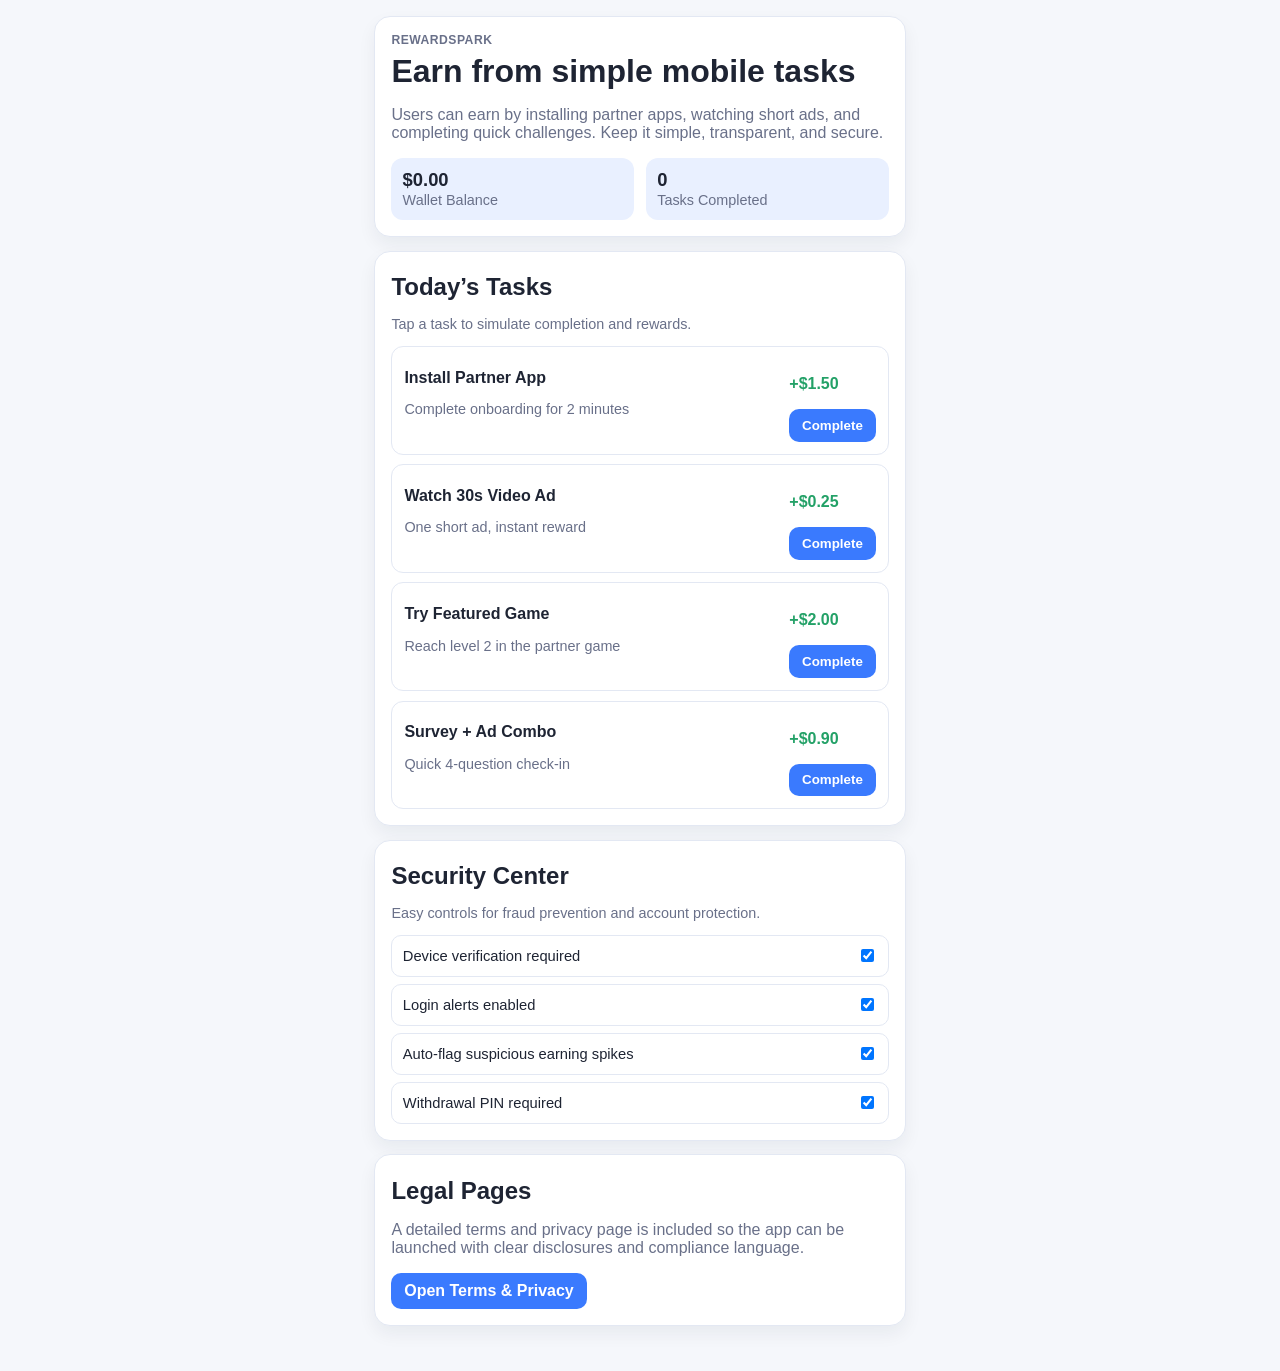
<file: index.html>
<!doctype html>
<html lang="en">
  <head>
    <meta charset="UTF-8" />
    <meta name="viewport" content="width=device-width, initial-scale=1.0" />
    <title>RewardSpark</title>
    <link rel="stylesheet" href="styles.css" />
  </head>
  <body>
    <main class="app-shell">
      <header class="hero card">
        <p class="eyebrow">RewardSpark</p>
        <h1>Earn from simple mobile tasks</h1>
        <p>
          Users can earn by installing partner apps, watching short ads, and
          completing quick challenges. Keep it simple, transparent, and secure.
        </p>
        <div class="stats">
          <article>
            <strong id="balance">$0.00</strong>
            <span>Wallet Balance</span>
          </article>
          <article>
            <strong id="completed">0</strong>
            <span>Tasks Completed</span>
          </article>
        </div>
      </header>

      <section class="card">
        <div class="section-head">
          <h2>Today’s Tasks</h2>
          <p>Tap a task to simulate completion and rewards.</p>
        </div>
        <div id="taskList" class="task-list"></div>
      </section>

      <section class="card">
        <div class="section-head">
          <h2>Security Center</h2>
          <p>Easy controls for fraud prevention and account protection.</p>
        </div>
        <div class="security-grid">
          <label class="switch-row">
            <span>Device verification required</span>
            <input type="checkbox" checked />
          </label>
          <label class="switch-row">
            <span>Login alerts enabled</span>
            <input type="checkbox" checked />
          </label>
          <label class="switch-row">
            <span>Auto-flag suspicious earning spikes</span>
            <input type="checkbox" checked />
          </label>
          <label class="switch-row">
            <span>Withdrawal PIN required</span>
            <input type="checkbox" checked />
          </label>
        </div>
      </section>

      <section class="card legal-card">
        <h2>Legal Pages</h2>
        <p>
          A detailed terms and privacy page is included so the app can be
          launched with clear disclosures and compliance language.
        </p>
        <a class="button" href="terms-privacy.html">Open Terms &amp; Privacy</a>
      </section>
    </main>

    <script src="app.js"></script>
  </body>
</html>
</file>
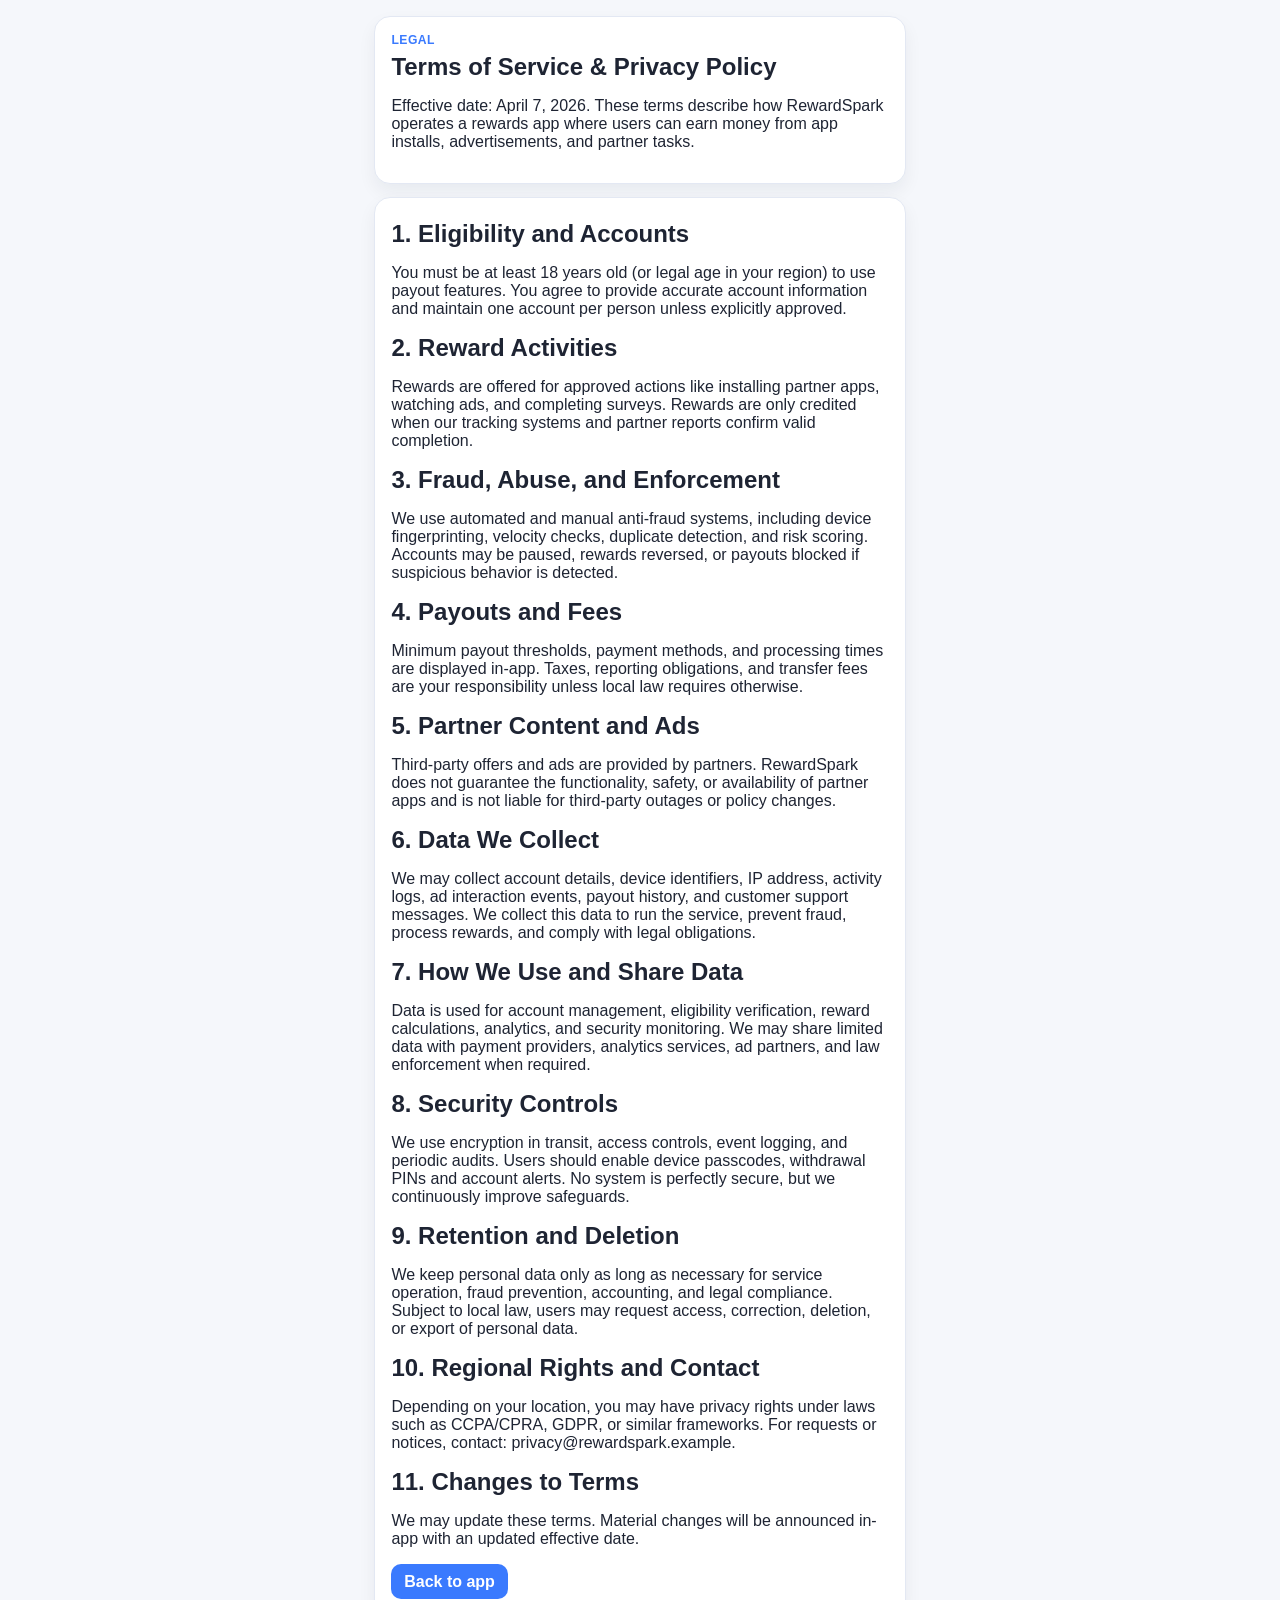
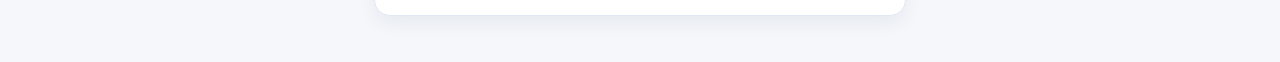
<file: terms-privacy.html>
<!doctype html>
<html lang="en">
  <head>
    <meta charset="UTF-8" />
    <meta name="viewport" content="width=device-width, initial-scale=1.0" />
    <title>RewardSpark Terms & Privacy</title>
    <link rel="stylesheet" href="styles.css" />
  </head>
  <body>
    <main class="app-shell">
      <section class="card">
        <p class="eyebrow">Legal</p>
        <h1>Terms of Service & Privacy Policy</h1>
        <p>
          Effective date: April 7, 2026. These terms describe how RewardSpark
          operates a rewards app where users can earn money from app installs,
          advertisements, and partner tasks.
        </p>
      </section>

      <section class="card">
        <h2>1. Eligibility and Accounts</h2>
        <p>
          You must be at least 18 years old (or legal age in your region) to use
          payout features. You agree to provide accurate account information and
          maintain one account per person unless explicitly approved.
        </p>

        <h2>2. Reward Activities</h2>
        <p>
          Rewards are offered for approved actions like installing partner apps,
          watching ads, and completing surveys. Rewards are only credited when
          our tracking systems and partner reports confirm valid completion.
        </p>

        <h2>3. Fraud, Abuse, and Enforcement</h2>
        <p>
          We use automated and manual anti-fraud systems, including device
          fingerprinting, velocity checks, duplicate detection, and risk
          scoring. Accounts may be paused, rewards reversed, or payouts blocked
          if suspicious behavior is detected.
        </p>

        <h2>4. Payouts and Fees</h2>
        <p>
          Minimum payout thresholds, payment methods, and processing times are
          displayed in-app. Taxes, reporting obligations, and transfer fees are
          your responsibility unless local law requires otherwise.
        </p>

        <h2>5. Partner Content and Ads</h2>
        <p>
          Third-party offers and ads are provided by partners. RewardSpark does
          not guarantee the functionality, safety, or availability of partner
          apps and is not liable for third-party outages or policy changes.
        </p>

        <h2>6. Data We Collect</h2>
        <p>
          We may collect account details, device identifiers, IP address,
          activity logs, ad interaction events, payout history, and customer
          support messages. We collect this data to run the service, prevent
          fraud, process rewards, and comply with legal obligations.
        </p>

        <h2>7. How We Use and Share Data</h2>
        <p>
          Data is used for account management, eligibility verification, reward
          calculations, analytics, and security monitoring. We may share limited
          data with payment providers, analytics services, ad partners, and law
          enforcement when required.
        </p>

        <h2>8. Security Controls</h2>
        <p>
          We use encryption in transit, access controls, event logging, and
          periodic audits. Users should enable device passcodes, withdrawal PINs
          and account alerts. No system is perfectly secure, but we continuously
          improve safeguards.
        </p>

        <h2>9. Retention and Deletion</h2>
        <p>
          We keep personal data only as long as necessary for service operation,
          fraud prevention, accounting, and legal compliance. Subject to local
          law, users may request access, correction, deletion, or export of
          personal data.
        </p>

        <h2>10. Regional Rights and Contact</h2>
        <p>
          Depending on your location, you may have privacy rights under laws
          such as CCPA/CPRA, GDPR, or similar frameworks. For requests or
          notices, contact: privacy@rewardspark.example.
        </p>

        <h2>11. Changes to Terms</h2>
        <p>
          We may update these terms. Material changes will be announced in-app
          with an updated effective date.
        </p>

        <a class="button" href="index.html">Back to app</a>
      </section>
    </main>
  </body>
</html>
</file>
<file: styles.css>
:root {
  color-scheme: light;
  --bg: #f5f7fb;
  --card: #ffffff;
  --text: #1e2433;
  --muted: #697089;
  --accent: #3a7afe;
  --accent-soft: #e9f0ff;
  --ok: #23a167;
  --border: #e3e8f3;
}

* {
  box-sizing: border-box;
}

body {
  margin: 0;
  font-family: Inter, -apple-system, BlinkMacSystemFont, "Segoe UI", sans-serif;
  background: var(--bg);
  color: var(--text);
}

.app-shell {
  width: min(560px, 100%);
  margin: 0 auto;
  padding: 1rem 0.9rem 2rem;
}

.card {
  background: var(--card);
  border: 1px solid var(--border);
  border-radius: 16px;
  padding: 1rem;
  margin-bottom: 0.85rem;
  box-shadow: 0 8px 18px rgba(15, 29, 59, 0.06);
}

.eyebrow {
  margin: 0;
  color: var(--accent);
  font-weight: 600;
  letter-spacing: 0.04em;
  text-transform: uppercase;
  font-size: 0.76rem;
}

h1,
h2 {
  margin: 0.35rem 0;
}

.hero p {
  color: var(--muted);
}

.stats {
  display: grid;
  grid-template-columns: repeat(2, 1fr);
  gap: 0.75rem;
  margin-top: 0.7rem;
}

.stats article {
  background: var(--accent-soft);
  border-radius: 12px;
  padding: 0.7rem;
}

.stats strong {
  display: block;
  font-size: 1.15rem;
}

.stats span,
.section-head p,
.task-note {
  color: var(--muted);
  font-size: 0.9rem;
}

.section-head {
  margin-bottom: 0.7rem;
}

.task-list {
  display: grid;
  gap: 0.6rem;
}

.task {
  border: 1px solid var(--border);
  border-radius: 12px;
  padding: 0.75rem;
  display: flex;
  justify-content: space-between;
  align-items: center;
  gap: 0.65rem;
}

.task h3 {
  margin: 0;
  font-size: 1rem;
}

.task button,
.button {
  border: 0;
  background: var(--accent);
  color: #fff;
  border-radius: 10px;
  padding: 0.55rem 0.8rem;
  font-weight: 600;
  cursor: pointer;
  text-decoration: none;
  display: inline-block;
}

.task button:disabled {
  background: #c0c8de;
  cursor: not-allowed;
}

.payout {
  color: var(--ok);
  font-weight: 700;
}

.security-grid {
  display: grid;
  gap: 0.45rem;
}

.switch-row {
  border: 1px solid var(--border);
  border-radius: 10px;
  padding: 0.65rem;
  display: flex;
  justify-content: space-between;
  align-items: center;
  font-size: 0.92rem;
}

.legal-card p {
  color: var(--muted);
}

@media (max-width: 420px) {
  .task {
    flex-direction: column;
    align-items: flex-start;
  }
}
</file>
